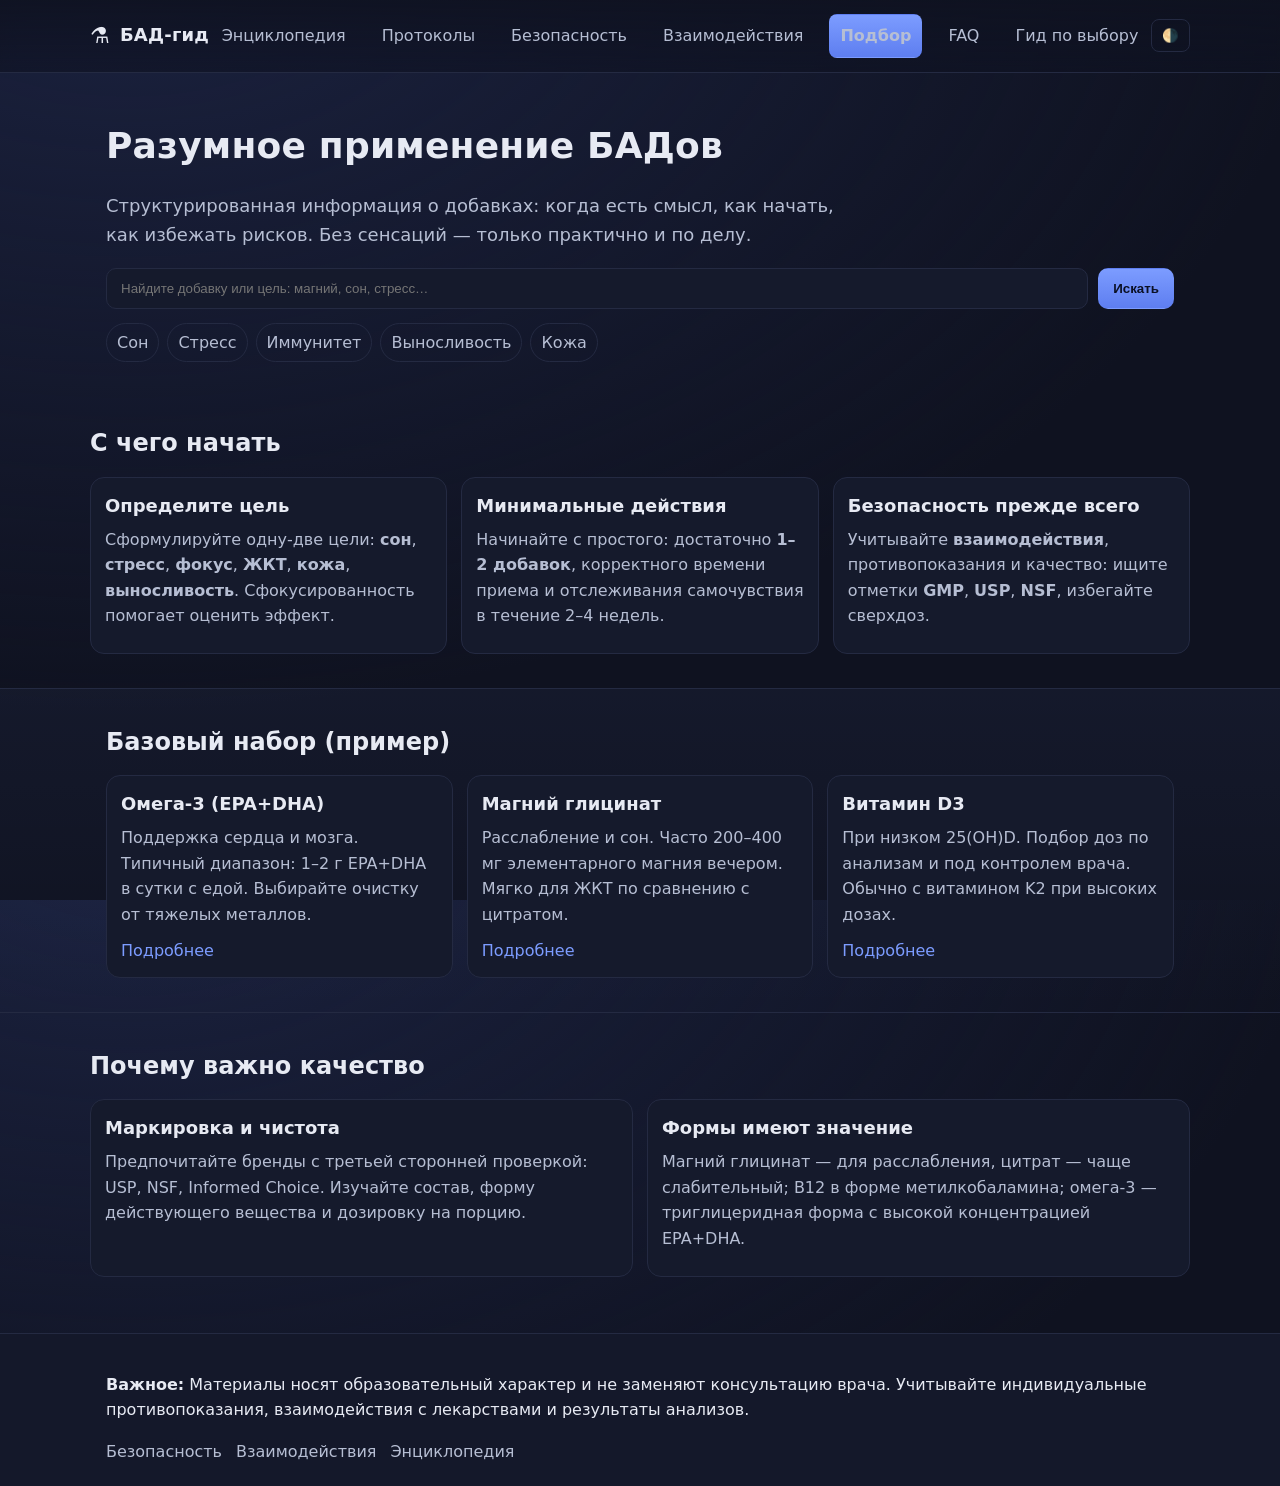
<file: bady-site/index.html>
<!DOCTYPE html>
<html lang="ru">
<head>
  <meta charset="utf-8">
  <meta name="viewport" content="width=device-width, initial-scale=1">
  <title>БАД‑гид — разумное применение добавок</title>
  <meta name="description" content="Подробный гид по БАДам: польза, риски, дозировки, формы, взаимодействия, протоколы по целям и безопасный старт.">
  <link rel="stylesheet" href="assets/styles.css">
</head>
<body>
  <header class="site-header">
    <div class="container header-inner">
      <a class="brand" href="index.html" aria-label="БАД-гид — на главную">
        <span class="brand-logo" aria-hidden="true">⚗️</span>
        <span class="brand-name">БАД‑гид</span>
      </a>
      <nav class="nav">
        <a href="encyclopedia.html">Энциклопедия</a>
        <a href="protocols.html">Протоколы</a>
        <a href="safety.html">Безопасность</a>
        <a href="interactions.html">Взаимодействия</a>
        <a href="quiz.html" class="btn btn-primary">Подбор</a>
        <a href="faq.html">FAQ</a>
        <a href="labels.html">Гид по выбору</a>
      </nav>
      <button class="theme-toggle" id="themeToggle" aria-label="Переключить тему">🌗</button>
    </div>
  </header>

  <main>
    <section class="hero">
      <div class="container">
        <h1>Разумное применение БАДов</h1>
        <p class="lead">Структурированная информация о добавках: когда есть смысл, как начать, как избежать рисков. Без сенсаций — только практично и по делу.</p>
        <form class="search" id="homepageSearch" role="search" aria-label="Поиск по энциклопедии">
          <input type="search" id="searchInput" placeholder="Найдите добавку или цель: магний, сон, стресс…" autocomplete="off">
          <button type="submit" class="btn btn-primary">Искать</button>
        </form>
        <div class="quick-tags" aria-label="Популярные цели">
          <a href="encyclopedia.html?q=сон" class="tag">Сон</a>
          <a href="encyclopedia.html?q=стресс" class="tag">Стресс</a>
          <a href="encyclopedia.html?q=иммунитет" class="tag">Иммунитет</a>
          <a href="encyclopedia.html?q=выносливость" class="tag">Выносливость</a>
          <a href="encyclopedia.html?q=кожа" class="tag">Кожа</a>
        </div>
      </div>
    </section>

    <section class="section container">
      <h2>С чего начать</h2>
      <div class="grid grid-3">
        <div class="card">
          <h3>Определите цель</h3>
          <p>Сформулируйте одну‑две цели: <strong>сон</strong>, <strong>стресс</strong>, <strong>фокус</strong>, <strong>ЖКТ</strong>, <strong>кожа</strong>, <strong>выносливость</strong>. Сфокусированность помогает оценить эффект.</p>
        </div>
        <div class="card">
          <h3>Минимальные действия</h3>
          <p>Начинайте с простого: достаточно <strong>1–2 добавок</strong>, корректного времени приема и отслеживания самочувствия в течение 2–4 недель.</p>
        </div>
        <div class="card">
          <h3>Безопасность прежде всего</h3>
          <p>Учитывайте <strong>взаимодействия</strong>, противопоказания и качество: ищите отметки <strong>GMP</strong>, <strong>USP</strong>, <strong>NSF</strong>, избегайте сверхдоз.</p>
        </div>
      </div>
    </section>

    <section class="section section-alt">
      <div class="container">
        <h2>Базовый набор (пример)</h2>
        <div class="grid grid-3">
          <div class="card">
            <h3>Омега‑3 (EPA+DHA)</h3>
            <p>Поддержка сердца и мозга. Типичный диапазон: 1–2 г EPA+DHA в сутки с едой. Выбирайте очистку от тяжелых металлов.</p>
            <a class="btn btn-link" href="encyclopedia.html?q=омега">Подробнее</a>
          </div>
          <div class="card">
            <h3>Магний глицинат</h3>
            <p>Расслабление и сон. Часто 200–400 мг элементарного магния вечером. Мягко для ЖКТ по сравнению с цитратом.</p>
            <a class="btn btn-link" href="encyclopedia.html?q=магний">Подробнее</a>
          </div>
          <div class="card">
            <h3>Витамин D3</h3>
            <p>При низком 25(OH)D. Подбор доз по анализам и под контролем врача. Обычно с витамином K2 при высоких дозах.</p>
            <a class="btn btn-link" href="encyclopedia.html?q=витамин%20d">Подробнее</a>
          </div>
        </div>
      </div>
    </section>

    <section class="section container">
      <h2>Почему важно качество</h2>
      <div class="grid grid-2">
        <div class="card">
          <h3>Маркировка и чистота</h3>
          <p>Предпочитайте бренды с третьей сторонней проверкой: USP, NSF, Informed Choice. Изучайте состав, форму действующего вещества и дозировку на порцию.</p>
        </div>
        <div class="card">
          <h3>Формы имеют значение</h3>
          <p>Магний глицинат — для расслабления, цитрат — чаще слабительный; B12 в форме метилкобаламина; омега‑3 — триглицеридная форма с высокой концентрацией EPA+DHA.</p>
        </div>
      </div>
    </section>
  </main>

  <footer class="site-footer">
    <div class="container">
      <p><strong>Важное:</strong> Материалы носят образовательный характер и не заменяют консультацию врача. Учитывайте индивидуальные противопоказания, взаимодействия с лекарствами и результаты анализов.</p>
      <nav class="footer-nav">
        <a href="safety.html">Безопасность</a>
        <a href="interactions.html">Взаимодействия</a>
        <a href="encyclopedia.html">Энциклопедия</a>
      </nav>
    </div>
  </footer>

  <script src="assets/main.js"></script>
</body>
</html>
</file>
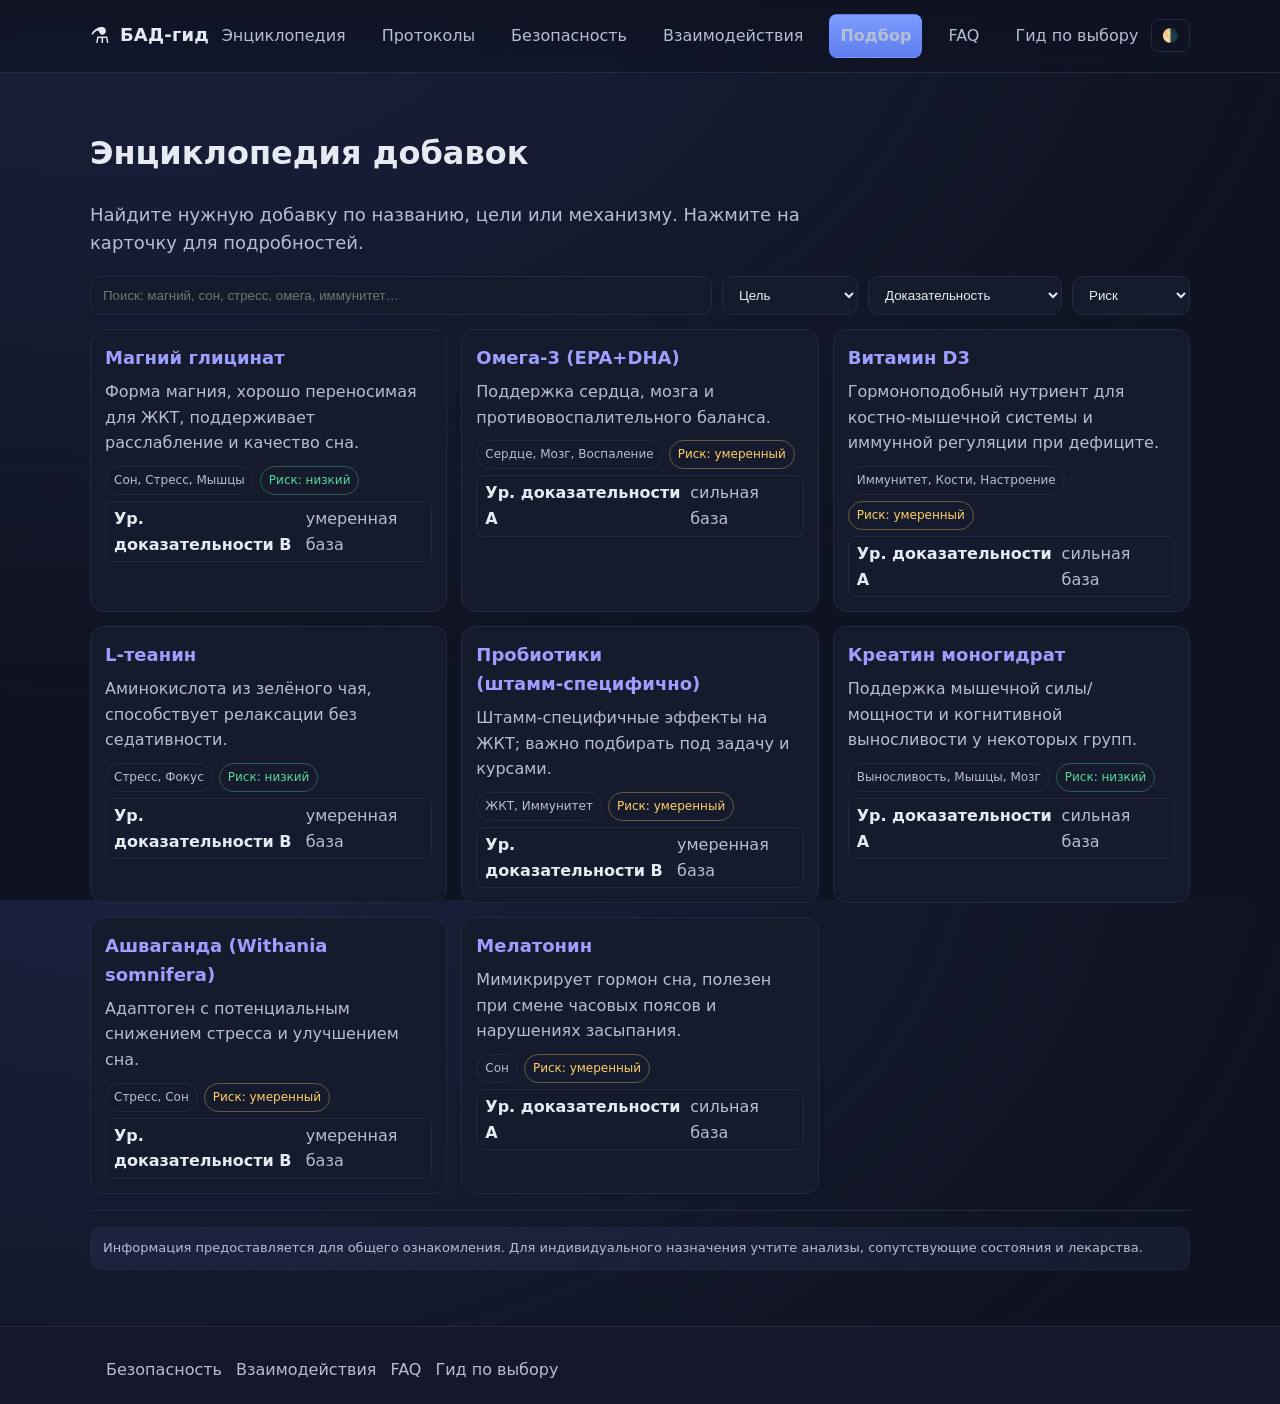
<file: bady-site/encyclopedia.html>
<!DOCTYPE html>
<html lang="ru">
<head>
  <meta charset="utf-8">
  <meta name="viewport" content="width=device-width, initial-scale=1">
  <title>Энциклопедия БАДов — БАД‑гид</title>
  <meta name="description" content="Поиск и фильтры по добавкам: механизмы, форма, дозы, время приема, риски, взаимодействия.">
  <link rel="stylesheet" href="assets/styles.css">
</head>
<body>
  <header class="site-header">
    <div class="container header-inner">
      <a class="brand" href="index.html"><span class="brand-logo">⚗️</span><span class="brand-name">БАД‑гид</span></a>
      <nav class="nav">
        <a href="encyclopedia.html" aria-current="page">Энциклопедия</a>
        <a href="protocols.html">Протоколы</a>
        <a href="safety.html">Безопасность</a>
        <a href="interactions.html">Взаимодействия</a>
        <a href="quiz.html" class="btn btn-primary">Подбор</a>
        <a href="faq.html">FAQ</a>
        <a href="labels.html">Гид по выбору</a>
      </nav>
      <button class="theme-toggle" id="themeToggle" aria-label="Переключить тему">🌗</button>
    </div>
  </header>

  <main class="container section">
    <h1>Энциклопедия добавок</h1>
    <p class="lead">Найдите нужную добавку по названию, цели или механизму. Нажмите на карточку для подробностей.</p>

    <div class="form-row" style="margin: 10px 0 14px; flex-wrap: wrap;">
      <input type="search" id="encySearch" placeholder="Поиск: магний, сон, стресс, омега, иммунитет…" style="flex:1; min-width: 260px;">
      <select id="filterGoal" class="select">
        <option value="">Цель</option>
        <option>Сон</option>
        <option>Стресс</option>
        <option>Фокус</option>
        <option>Иммунитет</option>
        <option>Выносливость</option>
        <option>ЖКТ</option>
        <option>Кожа</option>
      </select>
      <select id="filterEvidence" class="select">
        <option value="">Доказательность</option>
        <option value="A">A — сильная база</option>
        <option value="B">B — умеренная база</option>
        <option value="C">C — ограниченная база</option>
      </select>
      <select id="filterRisk" class="select">
        <option value="">Риск</option>
        <option value="low">Низкий</option>
        <option value="moderate">Умеренный</option>
        <option value="high">Высокий</option>
      </select>
    </div>

    <div id="results" class="grid grid-3"></div>
    <p id="emptyState" class="small" style="display:none;">Ничего не найдено. Попробуйте изменить запрос или фильтры.</p>

    <hr class="sep">
    <div class="notice small">Информация предоставляется для общего ознакомления. Для индивидуального назначения учтите анализы, сопутствующие состояния и лекарства.</div>
  </main>

  <footer class="site-footer">
    <div class="container">
      <nav class="footer-nav">
        <a href="safety.html">Безопасность</a>
        <a href="interactions.html">Взаимодействия</a>
        <a href="faq.html">FAQ</a>
        <a href="labels.html">Гид по выбору</a>
      </nav>
    </div>
  </footer>

  <script src="assets/data.js"></script>
  <script src="assets/main.js"></script>
  <script>
    (function() {
      const q = Utils.getQueryParam('q');
      const input = document.getElementById('encySearch');
      if (q) input.value = q;

      const results = document.getElementById('results');
      const empty = document.getElementById('emptyState');
      const selectGoal = document.getElementById('filterGoal');
      const selectEvidence = document.getElementById('filterEvidence');
      const selectRisk = document.getElementById('filterRisk');

      function matchesFilters(item) {
        const query = input.value.trim();
        const byQuery = !query || (
          Utils.includesTokens(item.name + ' ' + item.aliases.join(' ') + ' ' + item.goals.join(' ') + ' ' + item.mechanism, query)
        );
        const byGoal = !selectGoal.value || item.goals.map(Utils.normalize).includes(Utils.normalize(selectGoal.value));
        const byEvidence = !selectEvidence.value || item.evidence === selectEvidence.value;
        const byRisk = !selectRisk.value || item.risk === selectRisk.value;
        return byQuery && byGoal && byEvidence && byRisk;
      }

      function renderItem(item) {
        const card = document.createElement('a');
        card.className = 'card';
        card.href = `supplement.html?slug=${encodeURIComponent(item.slug)}`;
        card.style.textDecoration = 'none';

        const title = document.createElement('h3');
        title.textContent = item.name;
        card.appendChild(title);

        const p = document.createElement('p');
        p.textContent = item.summary;
        card.appendChild(p);

        const badges = document.createElement('div');
        badges.className = 'badges';
        badges.appendChild(Utils.makeBadge(item.goals.join(', ')));
        badges.appendChild(Utils.makeBadge('Риск: ' + ({low:'низкий', moderate:'умеренный', high:'высокий'}[item.risk]||''), item.risk === 'low' ? 'good' : item.risk === 'high' ? 'danger' : 'warn'));
        badges.appendChild(Utils.evidenceLabel(item.evidence));
        card.appendChild(badges);
        return card;
      }

      function render() {
        const filtered = SUPPLEMENTS.filter(matchesFilters);
        Utils.renderList(results, filtered, renderItem);
        empty.style.display = filtered.length ? 'none' : 'block';
      }

      input.addEventListener('input', render);
      selectGoal.addEventListener('change', render);
      selectEvidence.addEventListener('change', render);
      selectRisk.addEventListener('change', render);

      render();
    })();
  </script>
</body>
</html>
</file>
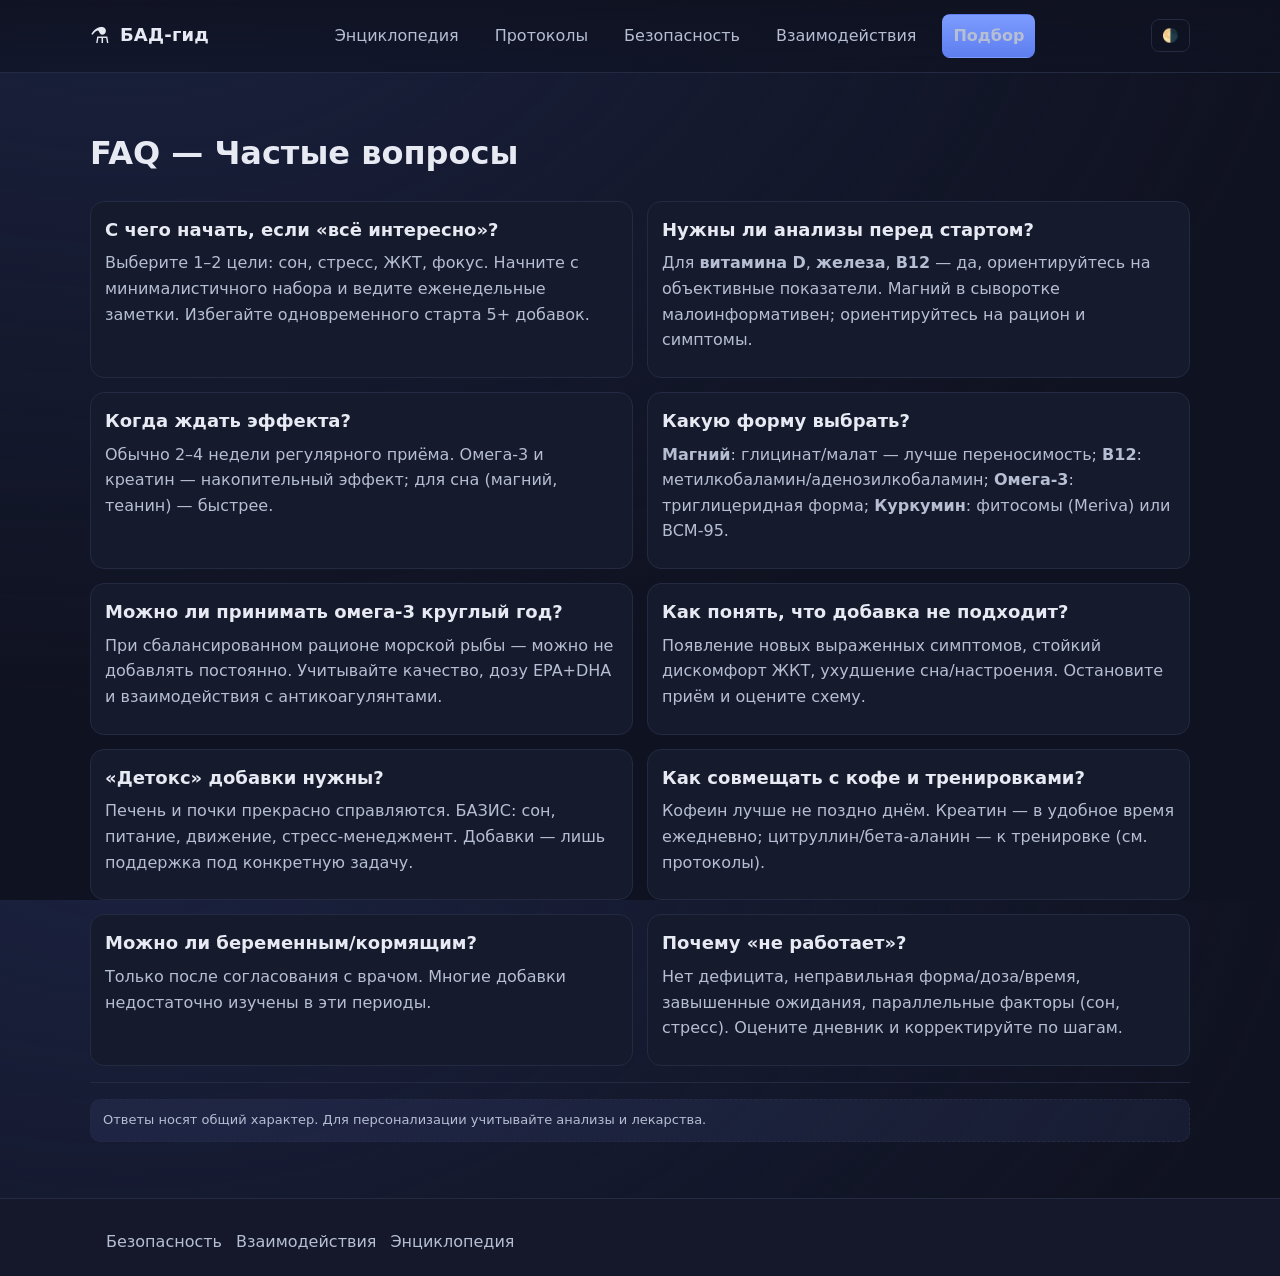
<file: bady-site/faq.html>
<!DOCTYPE html>
<html lang="ru">
<head>
  <meta charset="utf-8">
  <meta name="viewport" content="width=device-width, initial-scale=1">
  <title>FAQ — Частые вопросы о БАДах — БАД‑гид</title>
  <meta name="description" content="Ответы на частые вопросы: как начать, какие анализы сдавать, как выбирать формы и дозы, когда ждать эффект, чего избегать.">
  <link rel="stylesheet" href="assets/styles.css">
</head>
<body>
  <header class="site-header">
    <div class="container header-inner">
      <a class="brand" href="index.html"><span class="brand-logo">⚗️</span><span class="brand-name">БАД‑гид</span></a>
      <nav class="nav">
        <a href="encyclopedia.html">Энциклопедия</a>
        <a href="protocols.html">Протоколы</a>
        <a href="safety.html">Безопасность</a>
        <a href="interactions.html">Взаимодействия</a>
        <a href="quiz.html" class="btn btn-primary">Подбор</a>
      </nav>
      <button class="theme-toggle" id="themeToggle" aria-label="Переключить тему">🌗</button>
    </div>
  </header>

  <main class="container section">
    <h1>FAQ — Частые вопросы</h1>

    <div class="grid grid-2">
      <div class="card">
        <h3>С чего начать, если «всё интересно»?</h3>
        <p>Выберите 1–2 цели: сон, стресс, ЖКТ, фокус. Начните с минималистичного набора и ведите еженедельные заметки. Избегайте одновременного старта 5+ добавок.</p>
      </div>

      <div class="card">
        <h3>Нужны ли анализы перед стартом?</h3>
        <p>Для <strong>витамина D</strong>, <strong>железа</strong>, <strong>B12</strong> — да, ориентируйтесь на объективные показатели. Магний в сыворотке малоинформативен; ориентируйтесь на рацион и симптомы.</p>
      </div>

      <div class="card">
        <h3>Когда ждать эффекта?</h3>
        <p>Обычно 2–4 недели регулярного приёма. Омега‑3 и креатин — накопительный эффект; для сна (магний, теанин) — быстрее.</p>
      </div>

      <div class="card">
        <h3>Какую форму выбрать?</h3>
        <p><strong>Магний</strong>: глицинат/малат — лучше переносимость; <strong>B12</strong>: метилкобаламин/аденозилкобаламин; <strong>Омега‑3</strong>: триглицеридная форма; <strong>Куркумин</strong>: фитосомы (Meriva) или BCM‑95.</p>
      </div>

      <div class="card">
        <h3>Можно ли принимать омега‑3 круглый год?</h3>
        <p>При сбалансированном рационе морской рыбы — можно не добавлять постоянно. Учитывайте качество, дозу EPA+DHA и взаимодействия с антикоагулянтами.</p>
      </div>

      <div class="card">
        <h3>Как понять, что добавка не подходит?</h3>
        <p>Появление новых выраженных симптомов, стойкий дискомфорт ЖКТ, ухудшение сна/настроения. Остановите приём и оцените схему.</p>
      </div>

      <div class="card">
        <h3>«Детокс» добавки нужны?</h3>
        <p>Печень и почки прекрасно справляются. БАЗИС: сон, питание, движение, стресс‑менеджмент. Добавки — лишь поддержка под конкретную задачу.</p>
      </div>

      <div class="card">
        <h3>Как совмещать с кофе и тренировками?</h3>
        <p>Кофеин лучше не поздно днём. Креатин — в удобное время ежедневно; цитруллин/бета‑аланин — к тренировке (см. протоколы).</p>
      </div>

      <div class="card">
        <h3>Можно ли беременным/кормящим?</h3>
        <p>Только после согласования с врачом. Многие добавки недостаточно изучены в эти периоды.</p>
      </div>

      <div class="card">
        <h3>Почему «не работает»?</h3>
        <p>Нет дефицита, неправильная форма/доза/время, завышенные ожидания, параллельные факторы (сон, стресс). Оцените дневник и корректируйте по шагам.</p>
      </div>
    </div>

    <hr class="sep">
    <div class="notice small">Ответы носят общий характер. Для персонализации учитывайте анализы и лекарства.</div>
  </main>

  <footer class="site-footer">
    <div class="container">
      <nav class="footer-nav">
        <a href="safety.html">Безопасность</a>
        <a href="interactions.html">Взаимодействия</a>
        <a href="encyclopedia.html">Энциклопедия</a>
      </nav>
    </div>
  </footer>

  <script src="assets/main.js"></script>
</body>
</html>
</file>
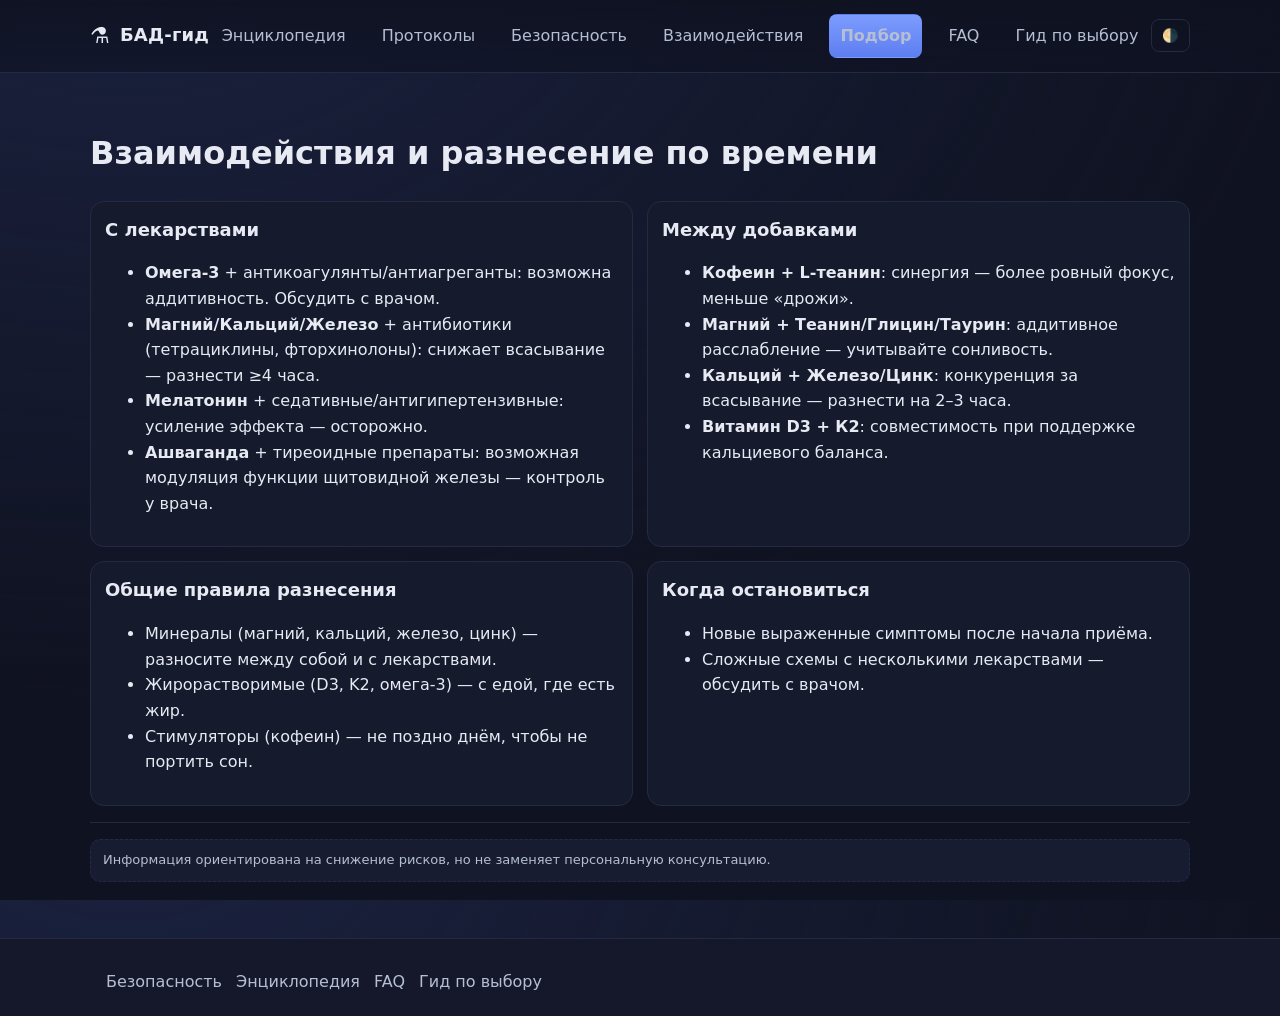
<file: bady-site/interactions.html>
<!DOCTYPE html>
<html lang="ru">
<head>
  <meta charset="utf-8">
  <meta name="viewport" content="width=device-width, initial-scale=1">
  <title>Взаимодействия — БАД‑гид</title>
  <meta name="description" content="Частые взаимодействия добавок между собой и с лекарствами: что разносить по времени, чему избегать, на что обращать внимание.">
  <link rel="stylesheet" href="assets/styles.css">
</head>
<body>
  <header class="site-header">
    <div class="container header-inner">
      <a class="brand" href="index.html"><span class="brand-logo">⚗️</span><span class="brand-name">БАД‑гид</span></a>
      <nav class="nav">
        <a href="encyclopedia.html">Энциклопедия</a>
        <a href="protocols.html">Протоколы</a>
        <a href="safety.html">Безопасность</a>
        <a href="interactions.html" aria-current="page">Взаимодействия</a>
        <a href="quiz.html" class="btn btn-primary">Подбор</a>
        <a href="faq.html">FAQ</a>
        <a href="labels.html">Гид по выбору</a>
      </nav>
      <button class="theme-toggle" id="themeToggle" aria-label="Переключить тему">🌗</button>
    </div>
  </header>

  <main class="container section">
    <h1>Взаимодействия и разнесение по времени</h1>

    <div class="grid grid-2">
      <div class="card">
        <h3>С лекарствами</h3>
        <ul>
          <li><strong>Омега‑3</strong> + антикоагулянты/антиагреганты: возможна аддитивность. Обсудить с врачом.</li>
          <li><strong>Магний/Кальций/Железо</strong> + антибиотики (тетрациклины, фторхинолоны): снижает всасывание — разнести ≥4 часа.</li>
          <li><strong>Мелатонин</strong> + седативные/антигипертензивные: усиление эффекта — осторожно.</li>
          <li><strong>Ашваганда</strong> + тиреоидные препараты: возможная модуляция функции щитовидной железы — контроль у врача.</li>
        </ul>
      </div>

      <div class="card">
        <h3>Между добавками</h3>
        <ul>
          <li><strong>Кофеин + L‑теанин</strong>: синергия — более ровный фокус, меньше «дрожи».</li>
          <li><strong>Магний + Теанин/Глицин/Таурин</strong>: аддитивное расслабление — учитывайте сонливость.</li>
          <li><strong>Кальций + Железо/Цинк</strong>: конкуренция за всасывание — разнести на 2–3 часа.</li>
          <li><strong>Витамин D3 + К2</strong>: совместимость при поддержке кальциевого баланса.</li>
        </ul>
      </div>

      <div class="card">
        <h3>Общие правила разнесения</h3>
        <ul>
          <li>Минералы (магний, кальций, железо, цинк) — разносите между собой и с лекарствами.</li>
          <li>Жирорастворимые (D3, K2, омега‑3) — с едой, где есть жир.</li>
          <li>Стимуляторы (кофеин) — не поздно днём, чтобы не портить сон.</li>
        </ul>
      </div>

      <div class="card">
        <h3>Когда остановиться</h3>
        <ul>
          <li>Новые выраженные симптомы после начала приёма.</li>
          <li>Сложные схемы с несколькими лекарствами — обсудить с врачом.</li>
        </ul>
      </div>
    </div>

    <hr class="sep">
    <div class="notice small">Информация ориентирована на снижение рисков, но не заменяет персональную консультацию.</div>
  </main>

  <footer class="site-footer">
    <div class="container">
      <nav class="footer-nav">
        <a href="safety.html">Безопасность</a>
        <a href="encyclopedia.html">Энциклопедия</a>
        <a href="faq.html">FAQ</a>
        <a href="labels.html">Гид по выбору</a>
      </nav>
    </div>
  </footer>

  <script src="assets/main.js"></script>
</body>
</html>
</file>
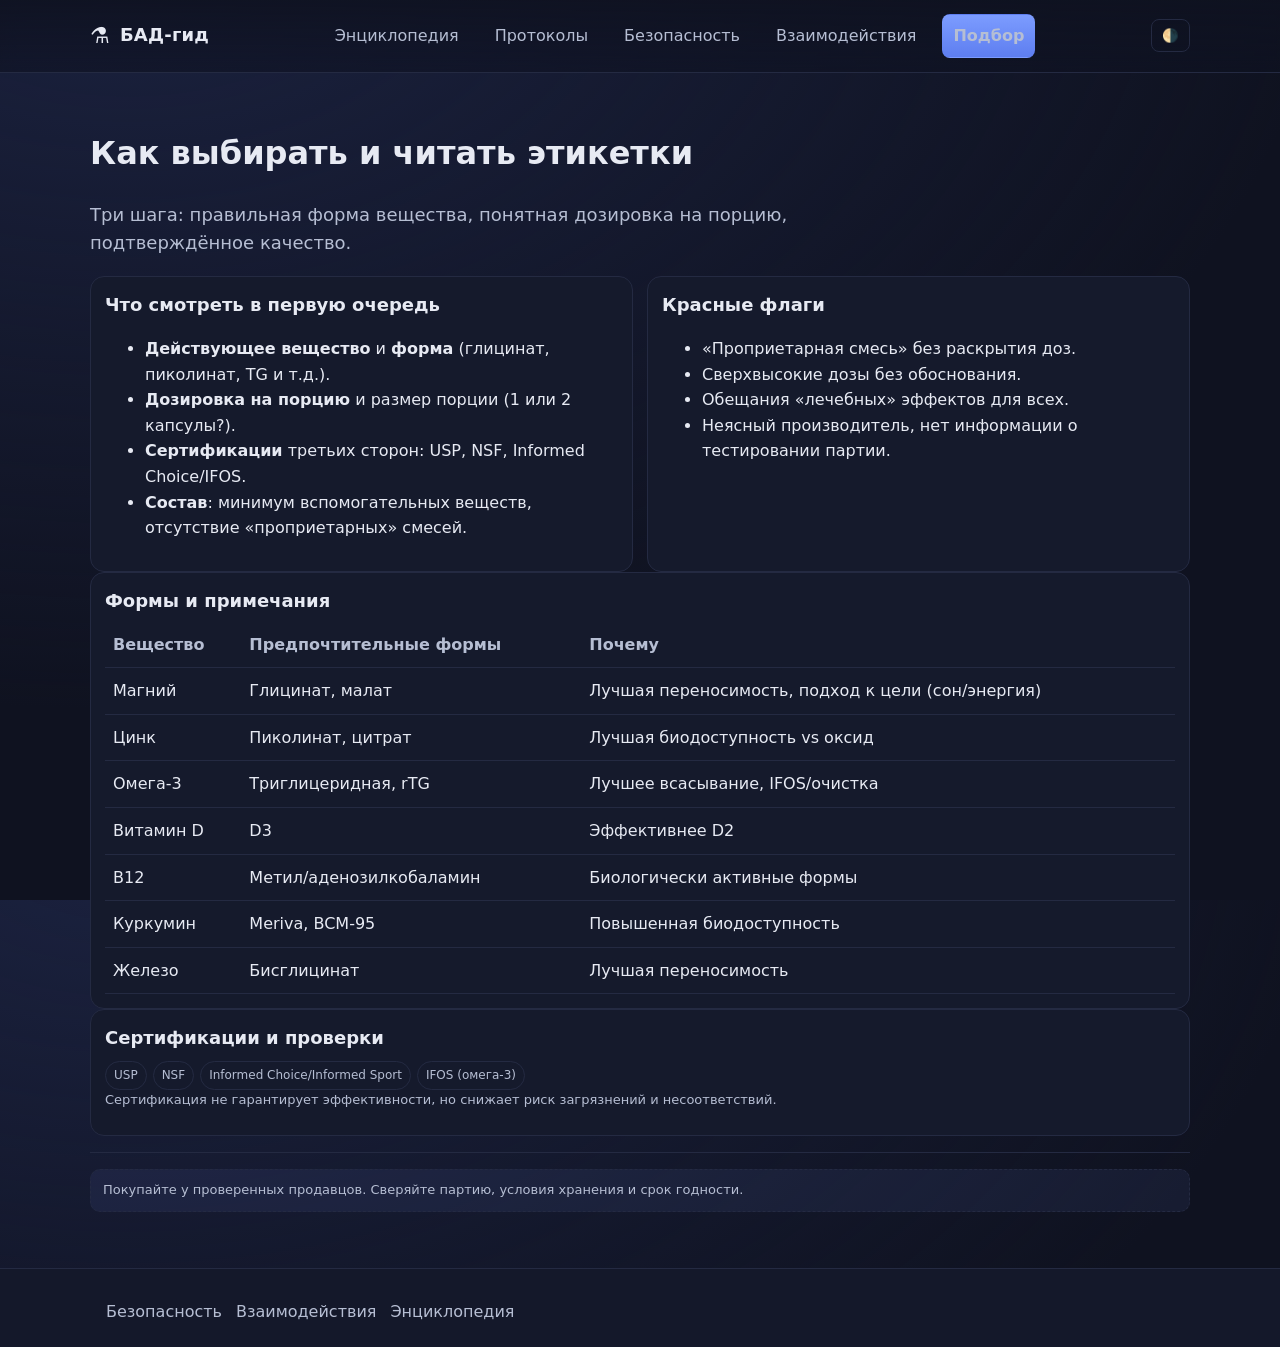
<file: bady-site/labels.html>
<!DOCTYPE html>
<html lang="ru">
<head>
  <meta charset="utf-8">
  <meta name="viewport" content="width=device-width, initial-scale=1">
  <title>Выбор и этикетки — БАД‑гид</title>
  <meta name="description" content="Как читать этикетку БАД: форма, дозировка, чистота, сертификация. Что предпочитать и чего избегать.">
  <link rel="stylesheet" href="assets/styles.css">
</head>
<body>
  <header class="site-header">
    <div class="container header-inner">
      <a class="brand" href="index.html"><span class="brand-logo">⚗️</span><span class="brand-name">БАД‑гид</span></a>
      <nav class="nav">
        <a href="encyclopedia.html">Энциклопедия</a>
        <a href="protocols.html">Протоколы</a>
        <a href="safety.html">Безопасность</a>
        <a href="interactions.html">Взаимодействия</a>
        <a href="quiz.html" class="btn btn-primary">Подбор</a>
      </nav>
      <button class="theme-toggle" id="themeToggle" aria-label="Переключить тему">🌗</button>
    </div>
  </header>

  <main class="container section">
    <h1>Как выбирать и читать этикетки</h1>
    <p class="lead">Три шага: правильная форма вещества, понятная дозировка на порцию, подтверждённое качество.</p>

    <div class="grid grid-2">
      <div class="card">
        <h3>Что смотреть в первую очередь</h3>
        <ul>
          <li><strong>Действующее вещество</strong> и <strong>форма</strong> (глицинат, пиколинат, TG и т.д.).</li>
          <li><strong>Дозировка на порцию</strong> и размер порции (1 или 2 капсулы?).</li>
          <li><strong>Сертификации</strong> третьих сторон: USP, NSF, Informed Choice/IFOS.</li>
          <li><strong>Состав</strong>: минимум вспомогательных веществ, отсутствие «проприетарных» смесей.</li>
        </ul>
      </div>

      <div class="card">
        <h3>Красные флаги</h3>
        <ul>
          <li>«Проприетарная смесь» без раскрытия доз.</li>
          <li>Сверхвысокие дозы без обоснования.</li>
          <li>Обещания «лечебных» эффектов для всех.</li>
          <li>Неясный производитель, нет информации о тестировании партии.</li>
        </ul>
      </div>
    </div>

    <div class="card">
      <h3>Формы и примечания</h3>
      <table class="table">
        <thead>
          <tr><th>Вещество</th><th>Предпочтительные формы</th><th>Почему</th></tr>
        </thead>
        <tbody>
          <tr><td>Магний</td><td>Глицинат, малат</td><td>Лучшая переносимость, подход к цели (сон/энергия)</td></tr>
          <tr><td>Цинк</td><td>Пиколинат, цитрат</td><td>Лучшая биодоступность vs оксид</td></tr>
          <tr><td>Омега‑3</td><td>Триглицеридная, rTG</td><td>Лучшее всасывание, IFOS/очистка</td></tr>
          <tr><td>Витамин D</td><td>D3</td><td>Эффективнее D2</td></tr>
          <tr><td>B12</td><td>Метил/аденозилкобаламин</td><td>Биологически активные формы</td></tr>
          <tr><td>Куркумин</td><td>Meriva, BCM‑95</td><td>Повышенная биодоступность</td></tr>
          <tr><td>Железо</td><td>Бисглицинат</td><td>Лучшая переносимость</td></tr>
        </tbody>
      </table>
    </div>

    <div class="card">
      <h3>Сертификации и проверки</h3>
      <div class="badges">
        <span class="badge">USP</span>
        <span class="badge">NSF</span>
        <span class="badge">Informed Choice/Informed Sport</span>
        <span class="badge">IFOS (омега‑3)</span>
      </div>
      <p class="small">Сертификация не гарантирует эффективности, но снижает риск загрязнений и несоответствий.</p>
    </div>

    <hr class="sep">
    <div class="notice small">Покупайте у проверенных продавцов. Сверяйте партию, условия хранения и срок годности.</div>
  </main>

  <footer class="site-footer">
    <div class="container">
      <nav class="footer-nav">
        <a href="safety.html">Безопасность</a>
        <a href="interactions.html">Взаимодействия</a>
        <a href="encyclopedia.html">Энциклопедия</a>
      </nav>
    </div>
  </footer>

  <script src="assets/main.js"></script>
</body>
</html>
</file>
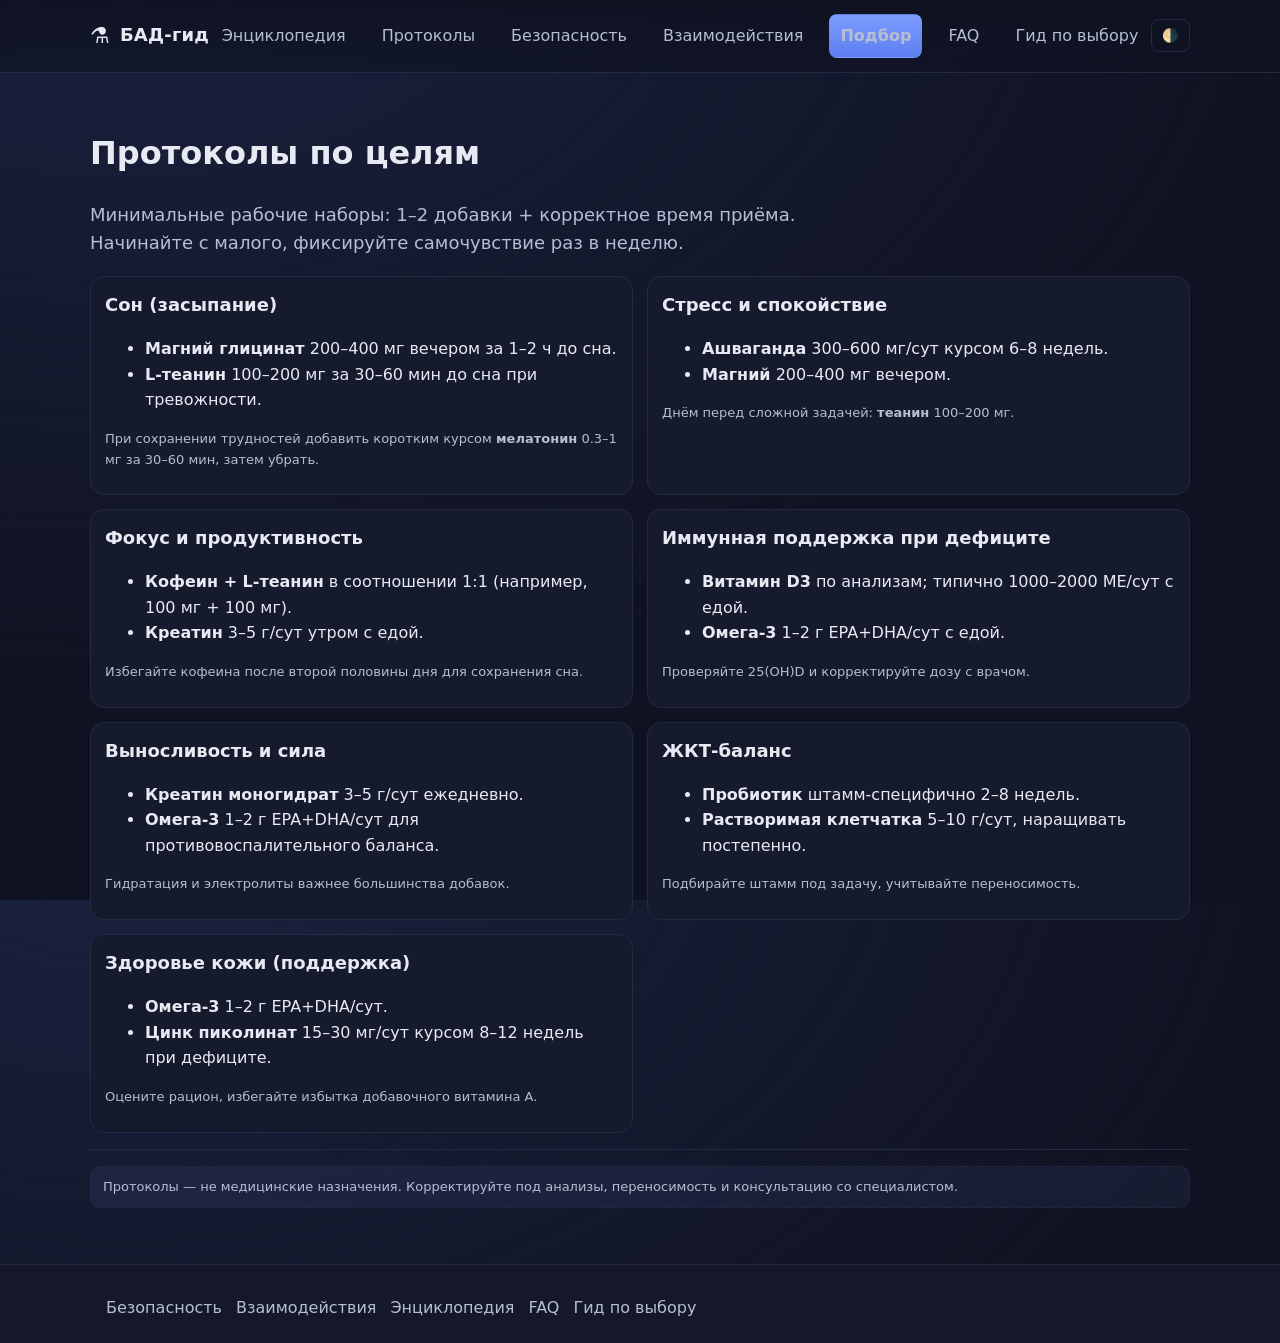
<file: bady-site/protocols.html>
<!DOCTYPE html>
<html lang="ru">
<head>
  <meta charset="utf-8">
  <meta name="viewport" content="width=device-width, initial-scale=1">
  <title>Протоколы по целям — БАД‑гид</title>
  <meta name="description" content="Готовые минималистичные протоколы: сон, стресс, фокус, иммунитет, выносливость, ЖКТ, кожа.">
  <link rel="stylesheet" href="assets/styles.css">
</head>
<body>
  <header class="site-header">
    <div class="container header-inner">
      <a class="brand" href="index.html"><span class="brand-logo">⚗️</span><span class="brand-name">БАД‑гид</span></a>
      <nav class="nav">
        <a href="encyclopedia.html">Энциклопедия</a>
        <a href="protocols.html" aria-current="page">Протоколы</a>
        <a href="safety.html">Безопасность</a>
        <a href="interactions.html">Взаимодействия</a>
        <a href="quiz.html" class="btn btn-primary">Подбор</a>
        <a href="faq.html">FAQ</a>
        <a href="labels.html">Гид по выбору</a>
      </nav>
      <button class="theme-toggle" id="themeToggle" aria-label="Переключить тему">🌗</button>
    </div>
  </header>

  <main class="container section">
    <h1>Протоколы по целям</h1>
    <p class="lead">Минимальные рабочие наборы: 1–2 добавки + корректное время приёма. Начинайте с малого, фиксируйте самочувствие раз в неделю.</p>

    <div class="grid grid-2">
      <div class="card">
        <h3>Сон (засыпание)</h3>
        <ul>
          <li><strong>Магний глицинат</strong> 200–400 мг вечером за 1–2 ч до сна.</li>
          <li><strong>L‑теанин</strong> 100–200 мг за 30–60 мин до сна при тревожности.</li>
        </ul>
        <p class="small">При сохранении трудностей добавить коротким курсом <strong>мелатонин</strong> 0.3–1 мг за 30–60 мин, затем убрать.</p>
      </div>

      <div class="card">
        <h3>Стресс и спокойствие</h3>
        <ul>
          <li><strong>Ашваганда</strong> 300–600 мг/сут курсом 6–8 недель.</li>
          <li><strong>Магний</strong> 200–400 мг вечером.</li>
        </ul>
        <p class="small">Днём перед сложной задачей: <strong>теанин</strong> 100–200 мг.</p>
      </div>

      <div class="card">
        <h3>Фокус и продуктивность</h3>
        <ul>
          <li><strong>Кофеин + L‑теанин</strong> в соотношении 1:1 (например, 100 мг + 100 мг).</li>
          <li><strong>Креатин</strong> 3–5 г/сут утром с едой.</li>
        </ul>
        <p class="small">Избегайте кофеина после второй половины дня для сохранения сна.</p>
      </div>

      <div class="card">
        <h3>Иммунная поддержка при дефиците</h3>
        <ul>
          <li><strong>Витамин D3</strong> по анализам; типично 1000–2000 МЕ/сут с едой.</li>
          <li><strong>Омега‑3</strong> 1–2 г EPA+DHA/сут с едой.</li>
        </ul>
        <p class="small">Проверяйте 25(OH)D и корректируйте дозу с врачом.</p>
      </div>

      <div class="card">
        <h3>Выносливость и сила</h3>
        <ul>
          <li><strong>Креатин моногидрат</strong> 3–5 г/сут ежедневно.</li>
          <li><strong>Омега‑3</strong> 1–2 г EPA+DHA/сут для противовоспалительного баланса.</li>
        </ul>
        <p class="small">Гидратация и электролиты важнее большинства добавок.</p>
      </div>

      <div class="card">
        <h3>ЖКТ‑баланс</h3>
        <ul>
          <li><strong>Пробиотик</strong> штамм‑специфично 2–8 недель.</li>
          <li><strong>Растворимая клетчатка</strong> 5–10 г/сут, наращивать постепенно.</li>
        </ul>
        <p class="small">Подбирайте штамм под задачу, учитывайте переносимость.</p>
      </div>

      <div class="card">
        <h3>Здоровье кожи (поддержка)</h3>
        <ul>
          <li><strong>Омега‑3</strong> 1–2 г EPA+DHA/сут.</li>
          <li><strong>Цинк пиколинат</strong> 15–30 мг/сут курсом 8–12 недель при дефиците.</li>
        </ul>
        <p class="small">Оцените рацион, избегайте избытка добавочного витамина A.</p>
      </div>
    </div>

    <hr class="sep">
    <div class="notice small">Протоколы — не медицинские назначения. Корректируйте под анализы, переносимость и консультацию со специалистом.</div>
  </main>

  <footer class="site-footer">
    <div class="container">
      <nav class="footer-nav">
        <a href="safety.html">Безопасность</a>
        <a href="interactions.html">Взаимодействия</a>
        <a href="encyclopedia.html">Энциклопедия</a>
        <a href="faq.html">FAQ</a>
        <a href="labels.html">Гид по выбору</a>
      </nav>
    </div>
  </footer>

  <script src="assets/main.js"></script>
</body>
</html>
</file>
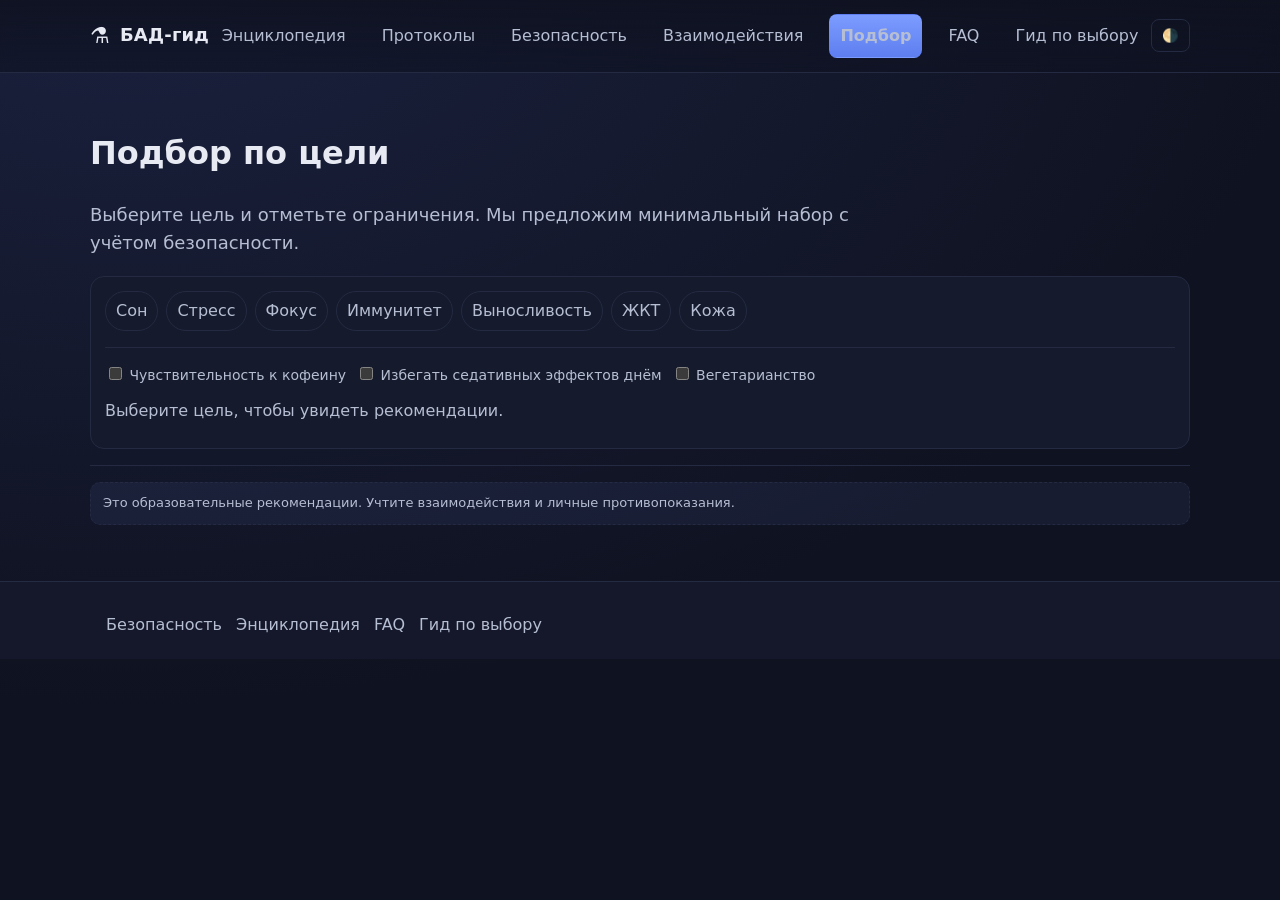
<file: bady-site/quiz.html>
<!DOCTYPE html>
<html lang="ru">
<head>
  <meta charset="utf-8">
  <meta name="viewport" content="width=device-width, initial-scale=1">
  <title>Подбор по цели — БАД‑гид</title>
  <meta name="description" content="Быстрый подбор: выберите цель и ограничения — получите минимальный стартовый набор с дозировками и временем приёма.">
  <link rel="stylesheet" href="assets/styles.css">
</head>
<body>
  <header class="site-header">
    <div class="container header-inner">
      <a class="brand" href="index.html"><span class="brand-logo">⚗️</span><span class="brand-name">БАД‑гид</span></a>
      <nav class="nav">
        <a href="encyclopedia.html">Энциклопедия</a>
        <a href="protocols.html">Протоколы</a>
        <a href="safety.html">Безопасность</a>
        <a href="interactions.html">Взаимодействия</a>
        <a href="quiz.html" aria-current="page" class="btn btn-primary">Подбор</a>
        <a href="faq.html">FAQ</a>
        <a href="labels.html">Гид по выбору</a>
      </nav>
      <button class="theme-toggle" id="themeToggle" aria-label="Переключить тему">🌗</button>
    </div>
  </header>

  <main class="container section">
    <h1>Подбор по цели</h1>
    <p class="lead">Выберите цель и отметьте ограничения. Мы предложим минимальный набор с учётом безопасности.</p>

    <div class="card">
      <div class="chips" id="goalChips"></div>
      <hr class="sep">
      <div class="form-row" style="flex-wrap:wrap;">
        <label><input type="checkbox" id="caffeineSensitive"> Чувствительность к кофеину</label>
        <label><input type="checkbox" id="avoidSedation"> Избегать седативных эффектов днём</label>
        <label><input type="checkbox" id="vegetarian"> Вегетарианство</label>
      </div>
      <div id="quizResult" style="margin-top:12px"></div>
    </div>

    <hr class="sep">
    <div class="notice small">Это образовательные рекомендации. Учтите взаимодействия и личные противопоказания.</div>
  </main>

  <footer class="site-footer">
    <div class="container">
      <nav class="footer-nav">
        <a href="safety.html">Безопасность</a>
        <a href="encyclopedia.html">Энциклопедия</a>
        <a href="faq.html">FAQ</a>
        <a href="labels.html">Гид по выбору</a>
      </nav>
    </div>
  </footer>

  <script src="assets/data.js"></script>
  <script src="assets/main.js"></script>
  <script>
    (function(){
      const goals = ['Сон', 'Стресс', 'Фокус', 'Иммунитет', 'Выносливость', 'ЖКТ', 'Кожа'];
      const chipsBox = document.getElementById('goalChips');
      const result = document.getElementById('quizResult');

      const state = { goal: '', caffeineSensitive: false, avoidSedation: false, vegetarian: false };

      function renderChips() {
        chipsBox.innerHTML = '';
        goals.forEach(g => {
          const chip = document.createElement('div');
          chip.className = 'chip' + (state.goal === g ? ' active' : '');
          chip.textContent = g;
          chip.addEventListener('click', () => { state.goal = state.goal === g ? '' : g; renderChips(); renderResult(); });
          chipsBox.appendChild(chip);
        });
      }

      function linkTo(slug, text) {
        const a = document.createElement('a');
        a.href = `supplement.html?slug=${encodeURIComponent(slug)}`;
        a.textContent = text;
        a.className = 'btn btn-link';
        return a;
      }

      function p(text) { const el = document.createElement('p'); el.textContent = text; return el; }

      function renderResult() {
        result.innerHTML = '';
        if (!state.goal) { result.appendChild(p('Выберите цель, чтобы увидеть рекомендации.')); return; }

        const box = document.createElement('div');
        box.className = 'grid grid-2';

        const card = document.createElement('div'); card.className = 'card';
        const h = document.createElement('h3'); h.textContent = 'Минимальный старт'; card.appendChild(h);

        if (state.goal === 'Сон') {
          card.appendChild(p('1) Магний глицинат 200–400 мг вечером за 1–2 часа до сна.'));
          card.appendChild(linkTo('magnesium-glycinate', 'Подробнее о магнии'));
          if (!state.avoidSedation) {
            card.appendChild(p('2) L‑теанин 100–200 мг за 30–60 минут до сна при тревоге.'));
            card.appendChild(linkTo('l-theanine', 'Подробнее о теанине'));
          }
        } else if (state.goal === 'Стресс') {
          card.appendChild(p('1) Ашваганда 300–600 мг/сут курсом 6–8 недель.'));
          card.appendChild(linkTo('ashwagandha', 'Подробнее об ашваганде'));
          card.appendChild(p('2) Магний 200–400 мг вечером.'));
          card.appendChild(linkTo('magnesium-glycinate', 'Подробнее о магнии'));
        } else if (state.goal === 'Фокус') {
          if (!state.caffeineSensitive) {
            card.appendChild(p('1) Кофеин + L‑теанин 100 мг + 100 мг до задачи.'));
            card.appendChild(linkTo('l-theanine', 'Подробнее о теанине'));
          } else {
            card.appendChild(p('1) L‑теанин 100–200 мг без кофеина как мягкая альтернатива.'));
            card.appendChild(linkTo('l-theanine', 'Подробнее о теанине'));
          }
          card.appendChild(p('2) Креатин 3–5 г/сут утром с едой.'));
          card.appendChild(linkTo('creatine-monohydrate', 'Подробнее о креатине'));
        } else if (state.goal === 'Иммунитет') {
          card.appendChild(p('1) Витамин D3 по анализам; типично 1000–2000 МЕ/сут.'));
          card.appendChild(linkTo('vitamin-d3', 'Подробнее о витамине D3'));
          card.appendChild(p('2) Омега‑3 1–2 г EPA+DHA/сут с едой.'));
          card.appendChild(linkTo('omega-3-epa-dha', 'Подробнее об омега‑3'));
        } else if (state.goal === 'Выносливость') {
          card.appendChild(p('1) Креатин моногидрат 3–5 г/сут ежедневно.'));
          card.appendChild(linkTo('creatine-monohydrate', 'Подробнее о креатине'));
          card.appendChild(p('2) Омега‑3 1–2 г EPA+DHA/сут.'));
          card.appendChild(linkTo('omega-3-epa-dha', 'Подробнее об омега‑3'));
        } else if (state.goal === 'ЖКТ') {
          card.appendChild(p('1) Пробиотик штамм‑специфично 2–8 недель.'));
          card.appendChild(linkTo('probiotics', 'Подробнее о пробиотиках'));
        } else if (state.goal === 'Кожа') {
          card.appendChild(p('1) Омега‑3 1–2 г EPA+DHA/сут.'));
          card.appendChild(linkTo('omega-3-epa-dha', 'Подробнее об омега‑3'));
        }

        const card2 = document.createElement('div'); card2.className = 'card';
        const h2 = document.createElement('h3'); h2.textContent = 'Примечания по безопасности'; card2.appendChild(h2);
        card2.appendChild(p('Проверяйте взаимодействия с лекарствами. Начинайте с половинной дозы и повышайте по переносимости.'));

        box.appendChild(card); box.appendChild(card2);
        result.appendChild(box);
      }

      renderChips();
      renderResult();

      ['caffeineSensitive','avoidSedation','vegetarian'].forEach(id => {
        document.getElementById(id).addEventListener('change', (e) => {
          state[id] = !!e.target.checked; renderResult();
        });
      });
    })();
  </script>
</body>
</html>
</file>
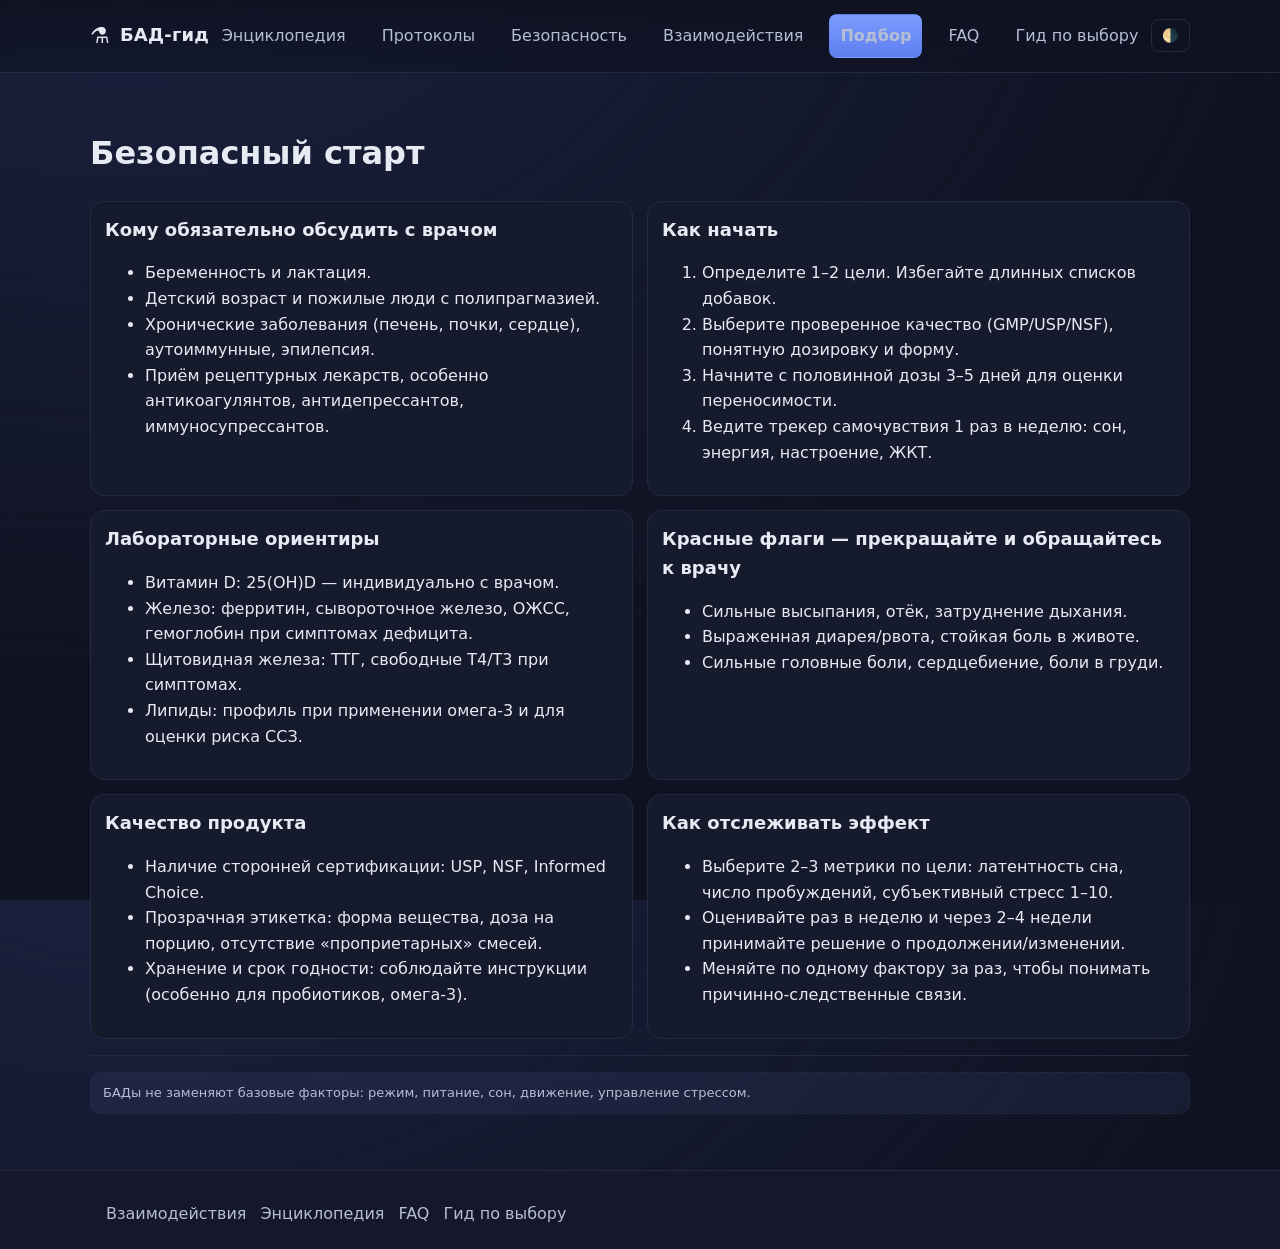
<file: bady-site/safety.html>
<!DOCTYPE html>
<html lang="ru">
<head>
  <meta charset="utf-8">
  <meta name="viewport" content="width=device-width, initial-scale=1">
  <title>Безопасность — БАД‑гид</title>
  <meta name="description" content="Рекомендации по безопасному старту: противопоказания, лабораторные ориентиры, качество, отслеживание эффектов и побочных.">
  <link rel="stylesheet" href="assets/styles.css">
</head>
<body>
  <header class="site-header">
    <div class="container header-inner">
      <a class="brand" href="index.html"><span class="brand-logo">⚗️</span><span class="brand-name">БАД‑гид</span></a>
      <nav class="nav">
        <a href="encyclopedia.html">Энциклопедия</a>
        <a href="protocols.html">Протоколы</a>
        <a href="safety.html" aria-current="page">Безопасность</a>
        <a href="interactions.html">Взаимодействия</a>
        <a href="quiz.html" class="btn btn-primary">Подбор</a>
        <a href="faq.html">FAQ</a>
        <a href="labels.html">Гид по выбору</a>
      </nav>
      <button class="theme-toggle" id="themeToggle" aria-label="Переключить тему">🌗</button>
    </div>
  </header>

  <main class="container section">
    <h1>Безопасный старт</h1>

    <div class="grid grid-2">
      <div class="card">
        <h3>Кому обязательно обсудить с врачом</h3>
        <ul>
          <li>Беременность и лактация.</li>
          <li>Детский возраст и пожилые люди с полипрагмазией.</li>
          <li>Хронические заболевания (печень, почки, сердце), аутоиммунные, эпилепсия.</li>
          <li>Приём рецептурных лекарств, особенно антикоагулянтов, антидепрессантов, иммуносупрессантов.</li>
        </ul>
      </div>

      <div class="card">
        <h3>Как начать</h3>
        <ol>
          <li>Определите 1–2 цели. Избегайте длинных списков добавок.</li>
          <li>Выберите проверенное качество (GMP/USP/NSF), понятную дозировку и форму.</li>
          <li>Начните с половинной дозы 3–5 дней для оценки переносимости.</li>
          <li>Ведите трекер самочувствия 1 раз в неделю: сон, энергия, настроение, ЖКТ.</li>
        </ol>
      </div>

      <div class="card">
        <h3>Лабораторные ориентиры</h3>
        <ul>
          <li>Витамин D: 25(OH)D — индивидуально с врачом.</li>
          <li>Железо: ферритин, сывороточное железо, ОЖСС, гемоглобин при симптомах дефицита.</li>
          <li>Щитовидная железа: ТТГ, свободные T4/T3 при симптомах.</li>
          <li>Липиды: профиль при применении омега‑3 и для оценки риска ССЗ.</li>
        </ul>
      </div>

      <div class="card">
        <h3>Красные флаги — прекращайте и обращайтесь к врачу</h3>
        <ul>
          <li>Сильные высыпания, отёк, затруднение дыхания.</li>
          <li>Выраженная диарея/рвота, стойкая боль в животе.</li>
          <li>Сильные головные боли, сердцебиение, боли в груди.</li>
        </ul>
      </div>

      <div class="card">
        <h3>Качество продукта</h3>
        <ul>
          <li>Наличие сторонней сертификации: USP, NSF, Informed Choice.</li>
          <li>Прозрачная этикетка: форма вещества, доза на порцию, отсутствие «проприетарных» смесей.</li>
          <li>Хранение и срок годности: соблюдайте инструкции (особенно для пробиотиков, омега‑3).</li>
        </ul>
      </div>

      <div class="card">
        <h3>Как отслеживать эффект</h3>
        <ul>
          <li>Выберите 2–3 метрики по цели: латентность сна, число пробуждений, субъективный стресс 1–10.</li>
          <li>Оценивайте раз в неделю и через 2–4 недели принимайте решение о продолжении/изменении.</li>
          <li>Меняйте по одному фактору за раз, чтобы понимать причинно‑следственные связи.</li>
        </ul>
      </div>
    </div>

    <hr class="sep">
    <div class="notice small">БАДы не заменяют базовые факторы: режим, питание, сон, движение, управление стрессом.</div>
  </main>

  <footer class="site-footer">
    <div class="container">
      <nav class="footer-nav">
        <a href="interactions.html">Взаимодействия</a>
        <a href="encyclopedia.html">Энциклопедия</a>
        <a href="faq.html">FAQ</a>
        <a href="labels.html">Гид по выбору</a>
      </nav>
    </div>
  </footer>

  <script src="assets/main.js"></script>
</body>
</html>
</file>
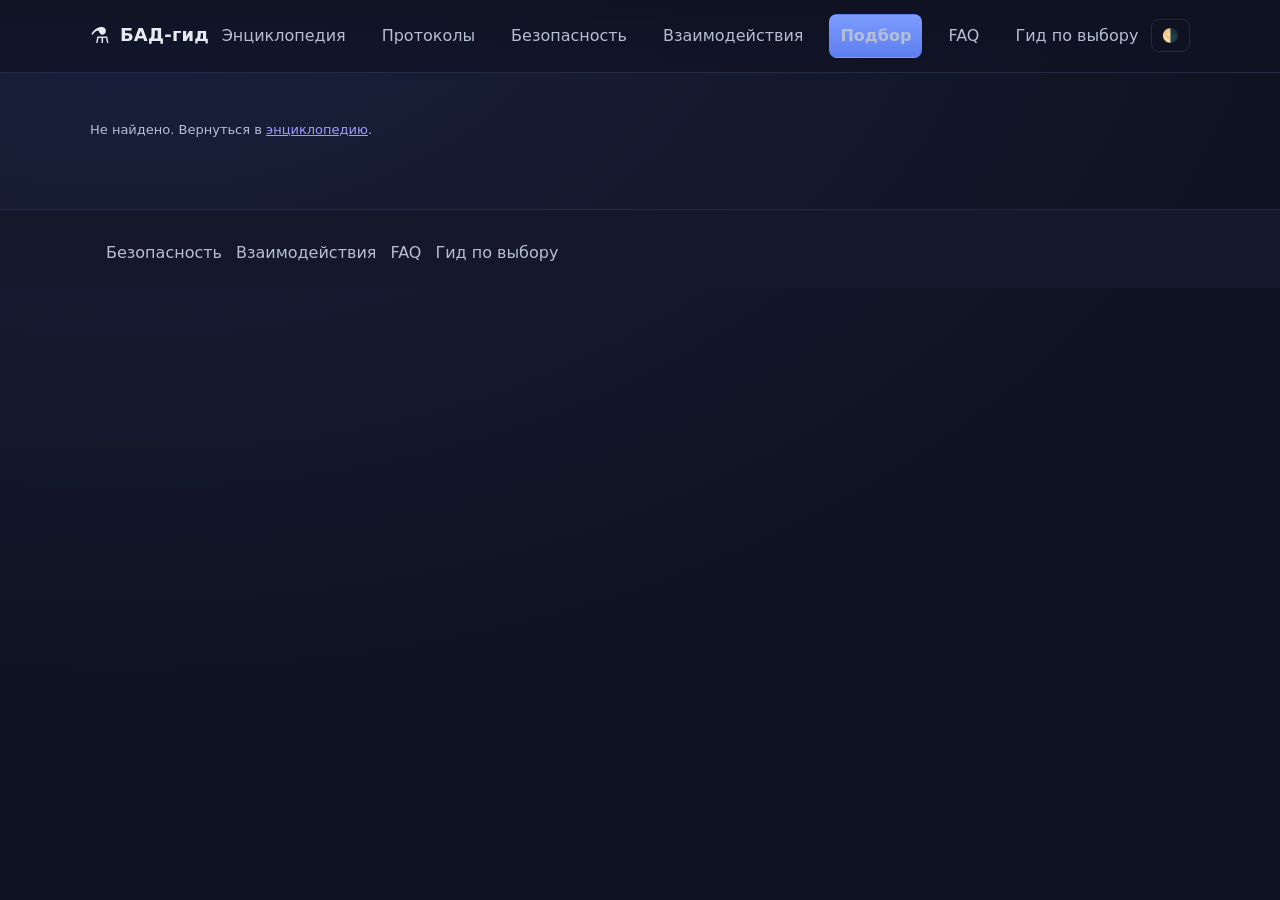
<file: bady-site/supplement.html>
<!DOCTYPE html>
<html lang="ru">
<head>
  <meta charset="utf-8">
  <meta name="viewport" content="width=device-width, initial-scale=1">
  <title>Добавка — БАД‑гид</title>
  <meta name="description" content="Подробности о добавке: механизмы, формы, дозировки, время приема, взаимодействия, риски и качество.">
  <link rel="stylesheet" href="assets/styles.css">
</head>
<body>
  <header class="site-header">
    <div class="container header-inner">
      <a class="brand" href="index.html"><span class="brand-logo">⚗️</span><span class="brand-name">БАД‑гид</span></a>
      <nav class="nav">
        <a href="encyclopedia.html">Энциклопедия</a>
        <a href="protocols.html">Протоколы</a>
        <a href="safety.html">Безопасность</a>
        <a href="interactions.html">Взаимодействия</a>
        <a href="quiz.html" class="btn btn-primary">Подбор</a>
        <a href="faq.html">FAQ</a>
        <a href="labels.html">Гид по выбору</a>
      </nav>
      <button class="theme-toggle" id="themeToggle" aria-label="Переключить тему">🌗</button>
    </div>
  </header>

  <main class="container section" id="content">
    <p class="small">Загрузка…</p>
  </main>

  <footer class="site-footer">
    <div class="container">
      <nav class="footer-nav">
        <a href="safety.html">Безопасность</a>
        <a href="interactions.html">Взаимодействия</a>
        <a href="faq.html">FAQ</a>
        <a href="labels.html">Гид по выбору</a>
      </nav>
    </div>
  </footer>

  <script src="assets/data.js"></script>
  <script src="assets/main.js"></script>
  <script>
    (function(){
      const slug = Utils.getQueryParam('slug');
      const item = SUPPLEMENTS.find(s => s.slug === slug);
      const container = document.getElementById('content');
      if (!item) {
        container.innerHTML = '<p class="small">Не найдено. Вернуться в <a href="encyclopedia.html">энциклопедию</a>.</p>';
        return;
      }

      const wrap = document.createElement('div');
      const title = document.createElement('h1');
      title.textContent = item.name;
      wrap.appendChild(title);

      const badges = document.createElement('div');
      badges.className = 'badges';
      badges.appendChild(Utils.makeBadge(item.goals.join(', ')));
      badges.appendChild(Utils.makeBadge('Риск: ' + ({low:'низкий', moderate:'умеренный', high:'высокий'}[item.risk]||''), item.risk === 'low' ? 'good' : item.risk === 'high' ? 'danger' : 'warn'));
      badges.appendChild(Utils.evidenceLabel(item.evidence));
      wrap.appendChild(badges);

      const grid = document.createElement('div');
      grid.className = 'grid grid-2';

      function section(titleText, bodyText) {
        const card = document.createElement('div');
        card.className = 'card';
        const h = document.createElement('h3');
        h.textContent = titleText;
        const p = document.createElement('p');
        p.textContent = bodyText;
        card.appendChild(h); card.appendChild(p);
        return card;
      }

      grid.appendChild(section('Кратко', item.summary));
      grid.appendChild(section('Механизм', item.mechanism));
      grid.appendChild(section('Формы', item.forms));
      grid.appendChild(section('Дозировки', item.dosing));
      grid.appendChild(section('Время приёма', item.timing));
      grid.appendChild(section('Взаимодействия', item.interactions));
      grid.appendChild(section('Осторожности', item.cautions));
      grid.appendChild(section('Качество', item.quality));

      const notes = document.createElement('div');
      notes.className = 'card';
      const h4 = document.createElement('h3'); h4.textContent = 'Примечания к доказательности';
      const p4 = document.createElement('p'); p4.textContent = item.evidence_notes || '';
      notes.appendChild(h4); notes.appendChild(p4);

      const stack = document.createElement('div');
      stack.className = 'card';
      const hs = document.createElement('h3'); hs.textContent = 'Сочетается с';
      const ps = document.createElement('p'); ps.textContent = (item.stacks||[]).join(', ');
      stack.appendChild(hs); stack.appendChild(ps);

      const src = document.createElement('div');
      src.className = 'card';
      const hs2 = document.createElement('h3'); hs2.textContent = 'Пищевые источники';
      const ps2 = document.createElement('p'); ps2.textContent = item.sources || '';
      src.appendChild(hs2); src.appendChild(ps2);

      wrap.appendChild(grid);
      wrap.appendChild(notes);
      wrap.appendChild(stack);
      wrap.appendChild(src);

      const back = document.createElement('p');
      back.className = 'small';
      back.innerHTML = 'Вернуться в <a href="encyclopedia.html">энциклопедию</a>';
      wrap.appendChild(back);

      container.innerHTML = '';
      container.appendChild(wrap);
    })();
  </script>
</body>
</html>
</file>
<file: bady-site/assets/styles.css>
:root {
  --bg: #0f1220;
  --bg-alt: #14182a;
  --text: #e7eaf3;
  --muted: #b6bed3;
  --primary: #7c9cff;
  --primary-600: #5e7ef0;
  --card: #151a2c;
  --border: #242a42;
  --success: #57d99d;
  --warning: #ffcf66;
  --danger: #ff7a7a;
  color-scheme: dark;
}

* { box-sizing: border-box; }
html, body { height: 100%; }
body {
  margin: 0;
  font-family: ui-sans-serif, system-ui, -apple-system, Segoe UI, Roboto, Ubuntu, Cantarell, Noto Sans, Helvetica Neue, Arial, "Apple Color Emoji", "Segoe UI Emoji";
  background: radial-gradient(1200px 800px at 10% -10%, #1b2240, transparent), var(--bg);
  color: var(--text);
  line-height: 1.6;
}

.container { max-width: 1100px; margin: 0 auto; padding: 0 16px; }

.site-header {
  position: sticky; top: 0; z-index: 20; backdrop-filter: saturate(120%) blur(8px);
  background: linear-gradient(to bottom, rgba(15,18,32,0.9), rgba(15,18,32,0.6));
  border-bottom: 1px solid var(--border);
}
.header-inner { display: flex; align-items: center; justify-content: space-between; padding: 14px 0; }
.brand { display: inline-flex; align-items: center; gap: 10px; text-decoration: none; color: var(--text); font-weight: 700; letter-spacing: .2px; }
.brand-logo { font-size: 22px; }
.brand-name { font-size: 18px; }
.nav { display: flex; gap: 16px; align-items: center; }
.nav a { color: var(--muted); text-decoration: none; padding: 8px 10px; border-radius: 8px; }
.nav a:hover { color: var(--text); background: rgba(124,156,255,0.08); }
.theme-toggle { background: none; border: 1px solid var(--border); color: var(--muted); padding: 8px 10px; border-radius: 8px; cursor: pointer; }
.theme-toggle:hover { color: var(--text); border-color: var(--primary); }

.hero { padding: 44px 0 28px; }
.hero h1 { font-size: 36px; margin: 0 0 8px; letter-spacing: .2px; }
.lead { color: var(--muted); font-size: 18px; max-width: 760px; }
.search { display: flex; gap: 10px; margin-top: 18px; }
.search input[type="search"] { flex: 1; padding: 12px 14px; border-radius: 10px; background: var(--card); color: var(--text); border: 1px solid var(--border); }
.quick-tags { display: flex; flex-wrap: wrap; gap: 8px; margin-top: 14px; }
.tag { display: inline-block; padding: 6px 10px; border-radius: 999px; border: 1px solid var(--border); color: var(--muted); text-decoration: none; }
.tag:hover { border-color: var(--primary); color: var(--text); }

.section { padding: 34px 0; }
.section-alt { background: linear-gradient(180deg, rgba(124,156,255,0.05), transparent); border-top: 1px solid var(--border); border-bottom: 1px solid var(--border); }
.section h2 { margin: 0 0 14px; font-size: 24px; }

.grid { display: grid; gap: 14px; }
.grid-2 { grid-template-columns: repeat(2, minmax(0, 1fr)); }
.grid-3 { grid-template-columns: repeat(3, minmax(0, 1fr)); }
.grid-4 { grid-template-columns: repeat(4, minmax(0, 1fr)); }
@media (max-width: 960px) { .grid-3, .grid-4 { grid-template-columns: repeat(2, minmax(0, 1fr)); } }
@media (max-width: 600px) { .grid-2, .grid-3 { grid-template-columns: repeat(1, minmax(0, 1fr)); } .nav { display:none; } }

.card { background: var(--card); border: 1px solid var(--border); border-radius: 14px; padding: 14px; }
.card h3 { margin: 0 0 6px; font-size: 18px; }
.card p { margin: 0 0 10px; color: var(--muted); }
.card .badges { display: flex; flex-wrap: wrap; gap: 6px; margin-top: 8px; }
.badge { padding: 4px 8px; font-size: 12px; border: 1px solid var(--border); border-radius: 999px; color: var(--muted); }
.badge.good { border-color: rgba(87,217,157,.35); color: var(--success); }
.badge.warn { border-color: rgba(255,207,102,.35); color: var(--warning); }
.badge.danger { border-color: rgba(255,122,122,.35); color: var(--danger); }

.btn { display: inline-flex; align-items: center; justify-content: center; gap: 8px; padding: 10px 14px; border-radius: 10px; border: 1px solid var(--border); background: var(--card); color: var(--text); text-decoration: none; cursor: pointer; }
.btn:hover { border-color: var(--primary); }
.btn-primary { background: linear-gradient(180deg, var(--primary), var(--primary-600)); border-color: transparent; color: #0b1024; font-weight: 700; }
.btn-primary:hover { filter: brightness(.98); }
.btn-link { padding: 0; border: none; background: none; color: var(--primary); text-decoration: none; }

.form-row { display: flex; gap: 10px; }
.select, select, input[type="number"], input[type="text"], input[type="search"] {
  padding: 10px 12px; border-radius: 10px; border: 1px solid var(--border); background: var(--card); color: var(--text);
}
label { color: var(--muted); font-size: 14px; }

.table { width: 100%; border-collapse: collapse; }
.table th, .table td { border-bottom: 1px solid var(--border); padding: 10px 8px; text-align: left; vertical-align: top; }
.table th { color: var(--muted); font-weight: 600; }

.site-footer { border-top: 1px solid var(--border); background: var(--bg-alt); padding: 22px 0; margin-top: 22px; }
.footer-nav { display: flex; gap: 14px; margin-top: 8px; }
.footer-nav a { color: var(--muted); text-decoration: none; }
.footer-nav a:hover { color: var(--text); }

.kbd { display: inline-block; padding: 2px 6px; border: 1px solid var(--border); border-radius: 6px; font-size: 12px; color: var(--muted); background: #10142a; }

.notice { background: rgba(124,156,255,0.08); border: 1px dashed var(--border); padding: 10px 12px; border-radius: 10px; color: var(--muted); }

.evidence { display: inline-flex; align-items: center; gap: 6px; padding: 4px 8px; border-radius: 8px; border: 1px solid var(--border); color: var(--muted); }
.evidence strong { color: var(--text); }

.chips { display: flex; flex-wrap: wrap; gap: 8px; }
.chip { padding: 6px 10px; border-radius: 999px; border: 1px solid var(--border); color: var(--muted); cursor: pointer; user-select: none; }
.chip.active { background: rgba(124,156,255,0.12); color: var(--text); border-color: var(--primary); }

.small { font-size: 13px; color: var(--muted); }

hr.sep { border: none; border-top: 1px solid var(--border); margin: 16px 0; }

.highlight { color: var(--primary); }
</file>
